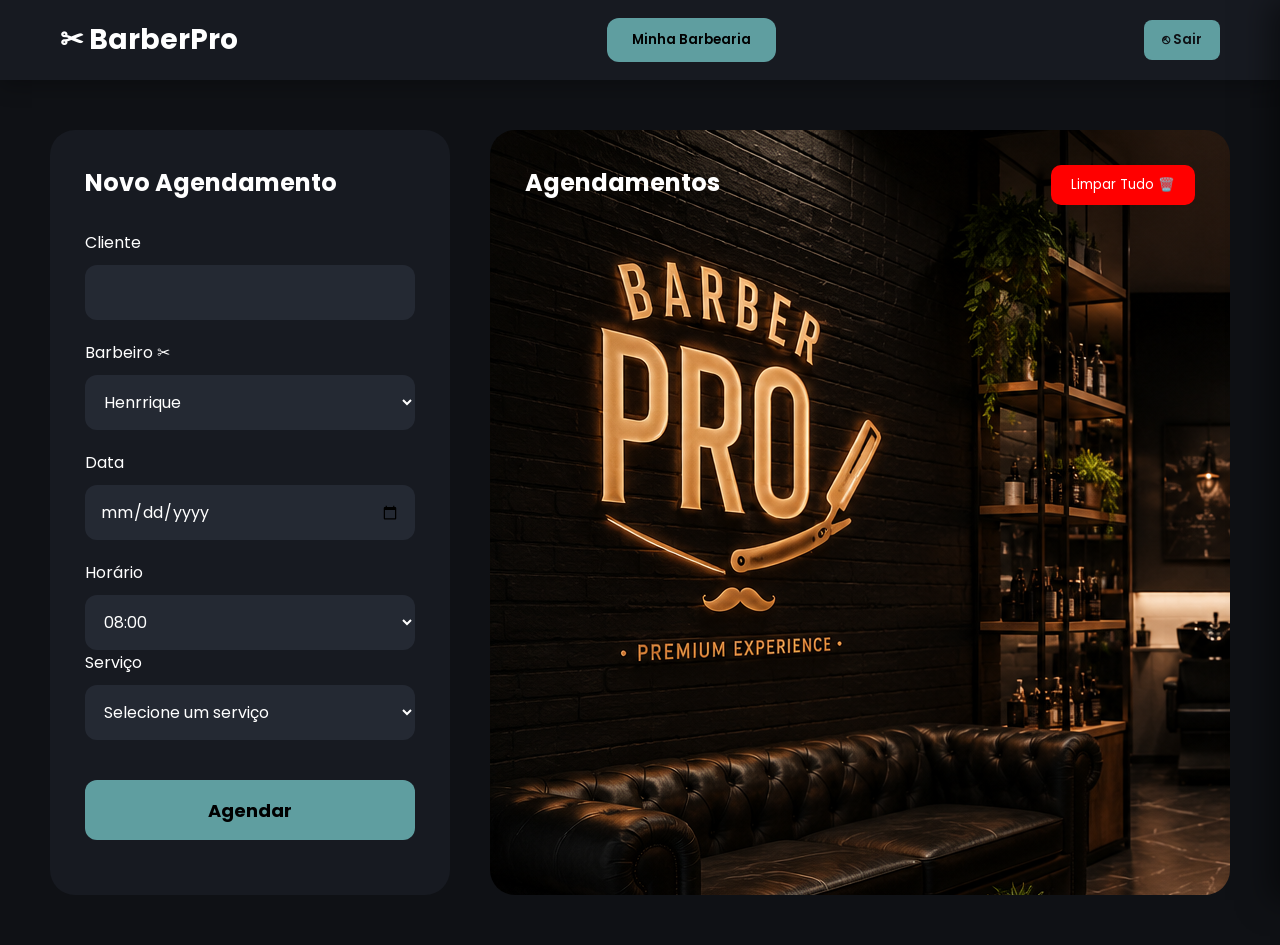
<file: index.html>
<!DOCTYPE html>
<html lang="pt-br">

<head>

<meta charset="UTF-8">

<meta name="viewport"
content="width=device-width, initial-scale=1.0">

<title>BarberPro SaaS</title>

<link rel="stylesheet" href="style.css">

<link rel="preconnect" href="https://fonts.googleapis.com">

<link rel="preconnect" href="https://fonts.gstatic.com">

<link href="https://fonts.googleapis.com/css2?family=Poppins:wght@300;400;500;600;700&display=swap" rel="stylesheet">

</head>

<div id="painelBarbearia" class="painel">

<div class="painel-topo">

<h2>✂ Minha Barbearia</h2>

<button id="fecharPainel">

✖

</button>

</div>

<div class="info">

<h3>BarberPro Premium</h3>

<p>📧 admin@barberpro.com</p>

<p>📞 (85) 99999-9999</p>

<p>📍 Caucaia - CE</p>

</div>

<div class="menu-barbearia">

<button onclick="abrirSecao('barbeiros')">
👨‍💼 Gerenciar Barbeiros
</button>

<button onclick="abrirSecao('clientes')">
👥 Clientes
</button>

<button onclick="abrirSecao('agendamentos')">
📅 Agendamentos
</button>

<button onclick="abrirSecao('relatorios')">
📊 Relatórios
</button>

<button onclick="abrirSecao('financeiro')">
💰 Financeiro
</button>

<button onclick="abrirSecao('configuracoes')">
⚙ Configurações
</button>

</div>

<div class="conteudo-barbearia">

<div id="barbeiros" class="secao">
<h2>👨‍💼 Gerenciar Barbeiros</h2>

<button id="btnAdicionarBarbeiro">➕ Adicionar Barbeiro</button>
<button id="btnAdicionarBarbeiro">✖️ Excluir Barbeiro</button>

<ul id="listaBarbeiros">
</ul>

</div>

<div id="clientes" class="secao">

<h2>👥 Clientes</h2>

<p>Total de clientes cadastrados: 25</p>

</div>

<div id="agendamentos" class="secao">

<h2>📅 Agendamentos</h2>

<p>Visualize todos os agendamentos.</p>

</div>

<div id="relatorios" class="secao">

<h2>📊 Relatórios</h2>

<p>Faturamento, serviços e desempenho.</p>

</div>

<div id="financeiro" class="secao">

<h2>💰 Financeiro</h2>

<p>Entradas, saídas e saldo.</p>

</div>

<div id="configuracoes" class="secao">

<h2>⚙ Configurações</h2>

<p>Configurações da barbearia.</p>

</div>

</div>
</div>

</div>

<body>

<header>

<div class="logo">

✂ BarberPro

</div>

<button  id="minhaBarbearia">

Minha Barbearia

</button>

<button id="voltarLogin">

⎋ Sair 

</button>


</header>


<div class="container">

<section class="card">

<h2>Novo Agendamento</h2>


<div class="campo">

<label>Cliente</label>

<input type="text" id="cliente">

</div>


<div class="campo">

<label> Barbeiro ✂</label>

<select id="barbeiro">

<option>Henrrique</option>

<option>Carlos</option>

<option>Levy</option>

<option>Jairison</option>

</select>

</div>


<div class="campo">

<label>Data</label>

<input type="date" id="data">

</div>


<div class="campo">

<label>Horário</label>

<select id="hora">

<option>08:00</option>

<option>09:00</option>

<option>10:00</option>

<option>11:00</option>

<option>13:00</option>

<option>14:00</option>

<option>15:00</option>

<option>16:00</option>

<option>17:00</option>

<option>18:00</option>

<option>19:00</option>

<option>20:00</option>

</select>

<div>
<div class="campo">

<label>Serviço</label>

<select id="servico">

<option value="">Selecione um serviço</option>

<option>✂ Corte Masculino - R$ 30</option>

<option>🧔 Barba - R$ 20</option>

<option>🔥 Corte + Barba - R$ 45</option>

<option>🎨 Pigmentação - R$ 25</option>

<option>👁️ Sobrancelha - R$ 10</option>

<option>💆 Hidratação Capilar - R$ 35</option>

<option>🎨 Platinado - R$ 120</option>

<option>💆 Progressiva Masculina - R$ 80</option>

</select>

</div>

</div>

<button id="agendar">

Agendar

</button>

</section>


<section class="dashboard">

<div class="topo">

<h2>Agendamentos</h2>

<button id="limpar">

Limpar Tudo 🗑️

</button>

</div>

<div id="lista">

</div>

</section>

</div>

<script src="script.js">

</script>

</body>

</html>
</file>
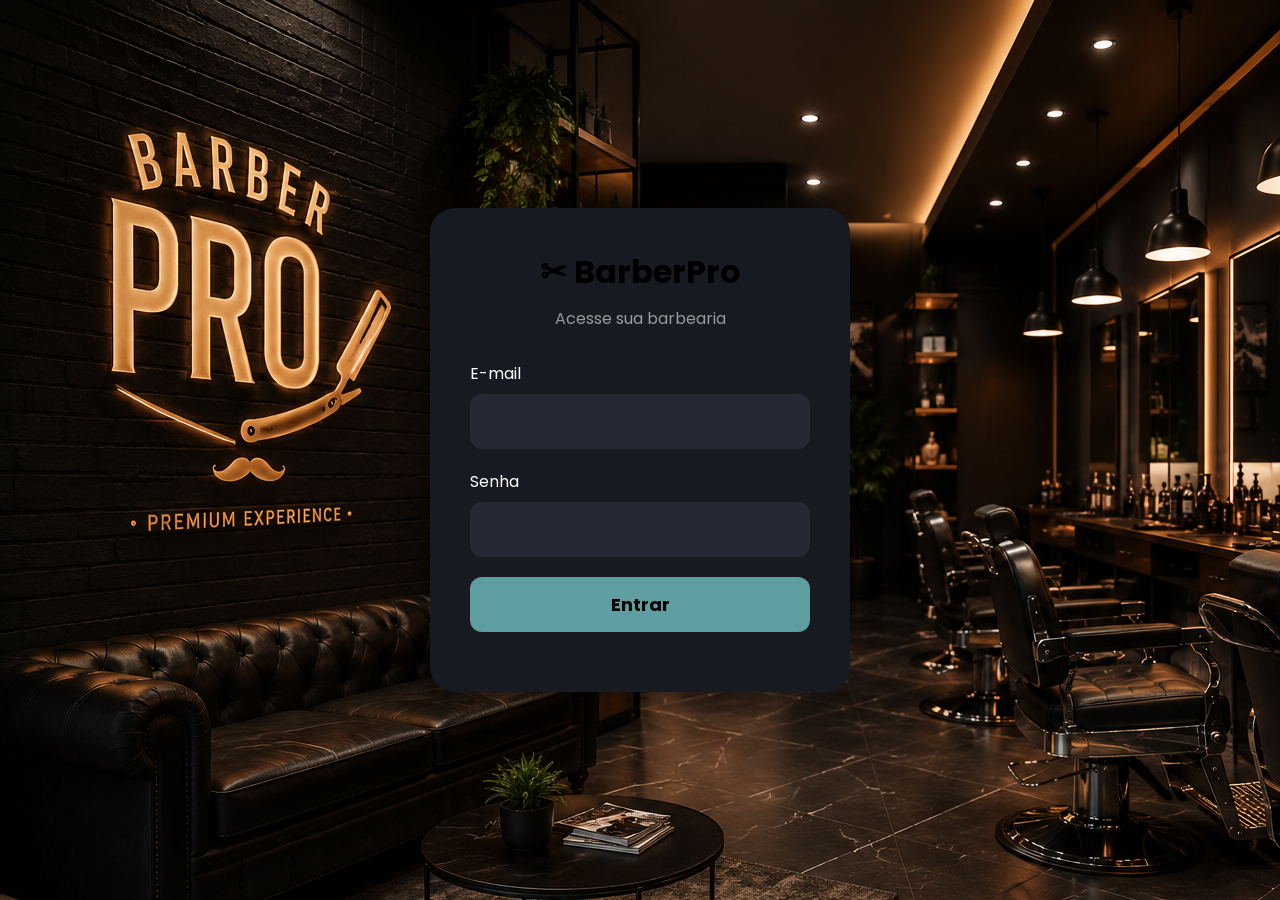
<file: login.html>
<!DOCTYPE html>

<html lang="pt-br">

<head>

<meta charset="UTF-8">

<meta name="viewport" content="width=device-width, initial-scale=1.0">

<title>Login | BarberPro</title>

<link rel="stylesheet" href="login.css">

<link rel="preconnect" href="https://fonts.googleapis.com">

<link href="https://fonts.googleapis.com/css2?family=Poppins:wght@300;400;500;600;700&display=swap" rel="stylesheet">

</head>

<body>

<div class="login-container">

<div class="card">

<h1>✂ BarberPro</h1>

<p>Acesse sua barbearia</p>

<div class="campo">

<label>E-mail</label>

<input type="email" id="email">

</div>

<div class="campo">

<label>Senha</label>

<input type="password" id="senha">

</div>

<button id="entrar">

Entrar

</button>

<div id="mensagem"></div>

</div>

</div>

<script src="login.js"></script>

</body>

</html>
</file>
<file: style.css>
*{

margin:0;

padding:0;

box-sizing:border-box;

font-family:Poppins,sans-serif;

}

body{

background:#0f1115;

color:white;

min-height:100vh;

}

header{

height:80px;

background:#171a21;

display:flex;

justify-content:space-between;

align-items:center;

padding:0 60px;

box-shadow:0 5px 20px rgba(0,0,0,.3);

}

.logo{

font-size:28px;

font-weight:700;

}

header button{

padding:12px 25px;

border:none;

border-radius:12px;

background:cadetblue;

cursor:pointer;

font-weight:600;

}

header button:hover{

background:chartreuse;

}

.container{

display:grid;

grid-template-columns:400px 1fr;

gap:40px;

padding:50px;

}

.card{

background:#171a21;

padding:35px;

border-radius:25px;

}

.card h2{

margin-bottom:30px;

}

.campo{

display:flex;

flex-direction:column;

margin-bottom:20px;

}

label{

margin-bottom:10px;

}

input,select{

height:55px;

padding:15px;

border:none;

border-radius:12px;

background:#242933;

color:white;

font-size:16px;

}

#agendar{

width:100%;

height:60px;

border:none;

background:cadetblue;

font-size:18px;

font-weight:700;

border-radius:12px;

cursor:pointer;

margin-top:20px;

}

#agendar:hover{

background:chartreuse;

}

.dashboard{

background-image: url(img/img-back.png);

padding:35px;

border-radius:25px;

}

.topo{

display:flex;

justify-content:space-between;

margin-bottom:30px;

}

#limpar{

padding:10px 20px;

border:none;

border-radius:10px;

background:red;

color:white;

cursor:pointer;

}

.item{

display:flex;
color: #0f1115;
justify-content:space-between;
align-items:center;
padding:20px;
margin-bottom:20px;
border-radius:15px;

}

.infos{
display:flex;
align-items: center;
flex-direction:row;
gap:8px;
background-color:lawngreen;
border-radius: 5px;
margin-top: auto;
}

.excluir{

background:red;

border:none;

padding:10px 15px;

border-radius:10px;

color:white;

cursor:pointer;

}

@media(max-width:900px){

.container{

grid-template-columns:1fr;

padding:20px;

}

header{

padding:20px;

}

}

.acoes{
display:flex;
gap:10px;
}

#voltarLogin{

background:cadetblue;

color:#0f1115;

border:none;

padding:10px 18px;

border-radius:8px;

cursor:pointer;

font-weight:600;

}

#voltarLogin:hover{

background:chartreuse;

}

.painel{

position:fixed;

top:0;

right:-420px;

width:420px;

height:100%;

background:#171a21;

padding:30px;

transition:.4s;

z-index:1000;

box-shadow:-10px 0 30px rgba(0,0,0,.5);

}

.painel.ativo{
    position: fixed;
    top: 0;
    right: 0;
    width: 350px;
    height: 100vh; /* ocupa toda a altura da tela */
    overflow-y: auto; /* ativa a rolagem vertical */
    overflow-x: hidden; /* evita rolagem horizontal */
    background: #171a21;

}


.painel-topo{

display:flex;

justify-content:space-between;

align-items:center;

margin-bottom:30px;

}

#fecharPainel{

width:40px;

height:40px;

border:none;

border-radius:50%;

cursor:pointer;


}

#fecharPainel:hover{
    background-color: chartreuse;
}

.info{

margin-bottom:30px;

}

.info h3{

margin-bottom:20px;

}

.info p{

margin-bottom:10px;

}

.menu-barbearia{
display:flex;
flex-wrap:wrap;
gap:10px;
margin-bottom:20px;
}

.menu-barbearia button{

padding:12px 18px;

border:none;

border-radius:10px;

cursor:pointer;

font-size:16px;

background:#111;

color:#fff;

transition:0.3s;
}

.menu-barbearia button:hover{

transform:scale(1.05);

background:#222;
}

.secao{

display:none;

padding:20px;

background:#0f1115;

border-radius:15px;

box-shadow:0 5px 15px rgba(0,0,0,.1);

margin-top:15px;
}

.secao.ativa{

display:block;
}

.card-barbeiros{
    width:350px;
    margin:30px auto;
    padding:25px;
    background:#1c1c1c;
    border-radius:20px;
    box-shadow:0 8px 25px rgba(0,0,0,.3);
}

#btnAdicionarBarbeiro{
    width:100%;
    padding:15px;

    border:none;
    border-radius:12px;

    background:chartreuse;
    color:#fff;

    font-size:17px;
    font-weight:600;

    cursor:pointer;

    transition:.3s;
    margin-top: 15px;
}

#btnAdicionarBarbeiro:hover{
    transform:translateY(-3px);

    background:#e7c654;

    box-shadow:0 5px 15px rgba(212,175,55,.4);
}

#listaBarbeiros{
    list-style:none;

    padding:0;

    margin-top:25px;
}

#listaBarbeiros li{

    display:flex;

    align-items:center;

    padding:15px;

    margin-bottom:12px;

    background:#2b2b2b;

    border-left:5px solid #d4af37;

    border-radius:12px;

    color:#fff;

    font-size:16px;

    transition:.3s;
}

#listaBarbeiros li:hover{

    transform:translateX(5px);

    background:#333;
}
</file>
<file: login.css>
*{

margin:0;

padding:0;

box-sizing:border-box;

font-family:Poppins,sans-serif;

}

body{

height:100vh;

display:flex;

justify-content:center;

align-items:center;

background-image: url(img/img-back.png);



}

.login-container{

width:100%;

display:flex;

justify-content:center;

}

.card{

width:420px;

background:#171a21;

padding:40px;

border-radius:25px;

box-shadow:0 10px 30px rgba(0,0,0,.4);

}

h1{

text-align:center;

margin-bottom:10px;

}

p{

text-align:center;

margin-bottom:30px;

color:#999;

}

.campo{

display:flex;

flex-direction:column;

margin-bottom:20px;

}

label{

margin-bottom:8px;

color:#fff;

}

input{

height:55px;

padding:15px;

border:none;

border-radius:12px;

background:#242933;

color:white;

font-size:16px;

}

button{

width:100%;

height:55px;

border:none;

background:cadetblue;

border-radius:12px;

font-size:18px;

font-weight:700;

cursor:pointer;

}

button:hover{
    background-color: chartreuse;

}

#mensagem{

margin-top:20px;

text-align:center;

color:red;

}
</file>
